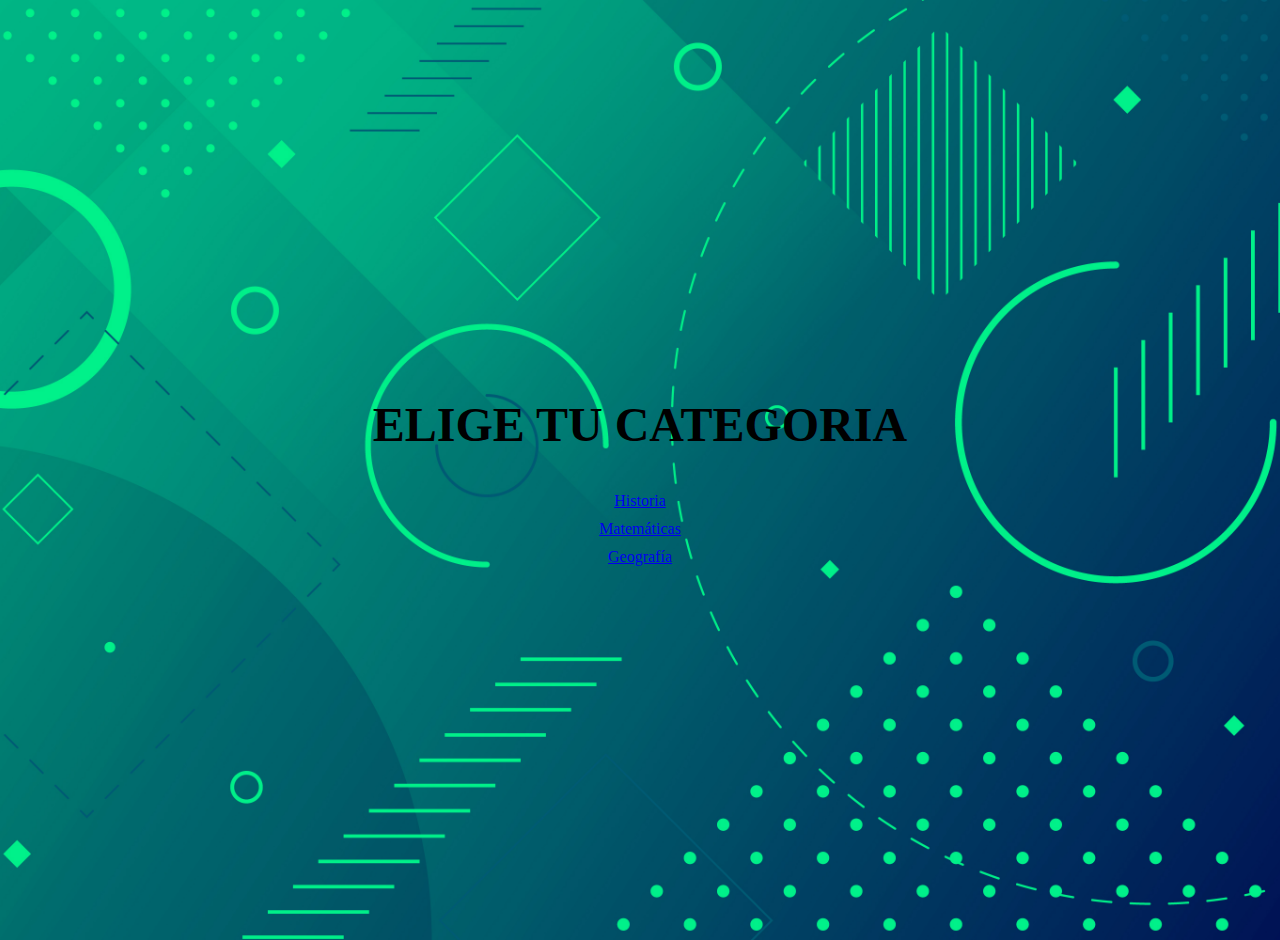
<file: Categorias.html>
<!DOCTYPE html>
<html>
<head>
  <meta charset="UTF-8">
  <title>Elige tu categoría</title>
  <link rel="stylesheet" href="css/styleCategoria.css">
  <style>
    body {
      background-image: url('img/principal.jpg');
      background-size: cover;
      background-position: center;
    }
    .container {
      display: flex;
      flex-direction: column;
      align-items: center;
      justify-content: center;
      height: 100vh;
    }
    h1 {
      text-align: center;
    }
    .categories {
      display: flex;
      flex-direction: column;
      align-items: center;
      margin-top: 20px;
    }
    button, a {
      margin-bottom: 10px;
    }
  </style>
</head>
<body>
  <div class="container">
    <h1>ELIGE TU CATEGORIA</h1>
    <div class="categories">
      <a class="history" href="Juego_historia.html">Historia</a>
      <a class="math" href="Juego_Matematica.html">Matemáticas</a>
      <a class="geography" href="Juego_principal.html">Geografía</a>
    </div>
  </div>
</body>
</html>
</file>
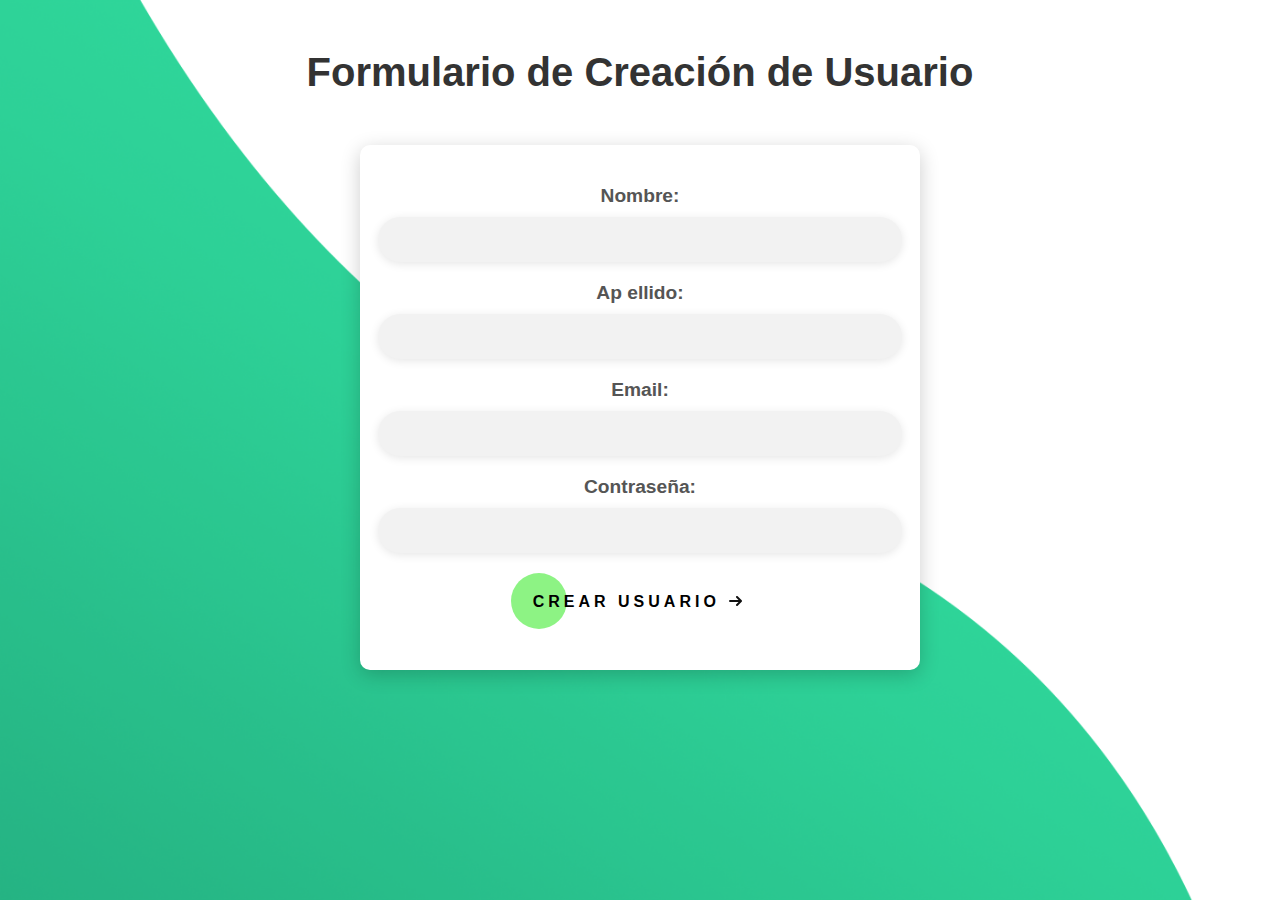
<file: Create_Account.html>
<!DOCTYPE html>
<html>
<head>
	<title>Formulario de Creación de Usuario</title>
    <link rel="stylesheet" type="text/css" href="css/styleCreateAccount.css">
    <style>
        body{
            background-image: url('img/wave.png');
            background-size: cover;
            background-position: center;
        }
              
    </style>
</head>
<body>
    
	<h1>Formulario de Creación de Usuario</h1>
	<form>
		<label for="nombre">Nombre:</label>
		<input type="text" id="nombre" name="nombre" required>

		<label for="apellido">Ap    ellido:</label>
		<input type="text" id="apellido" name="apellido" required>

		<label for="email">Email:</label>
		<input type="email" id="email" name="email" required>

		<label for="password">Contraseña:</label>
		<input type="password" id="password" name="password" required>

        <a href="index.html" class="cta">
            <span>Crear Usuario</span>
            <svg width="13px" height="10px" viewBox="0 0 13 10">
              <path d="M1,5 L11,5"></path>
              <polyline points="8 1 12 5 8 9"></polyline>
            </svg>
          </a>
	</form>
</body>
</html>
</file>
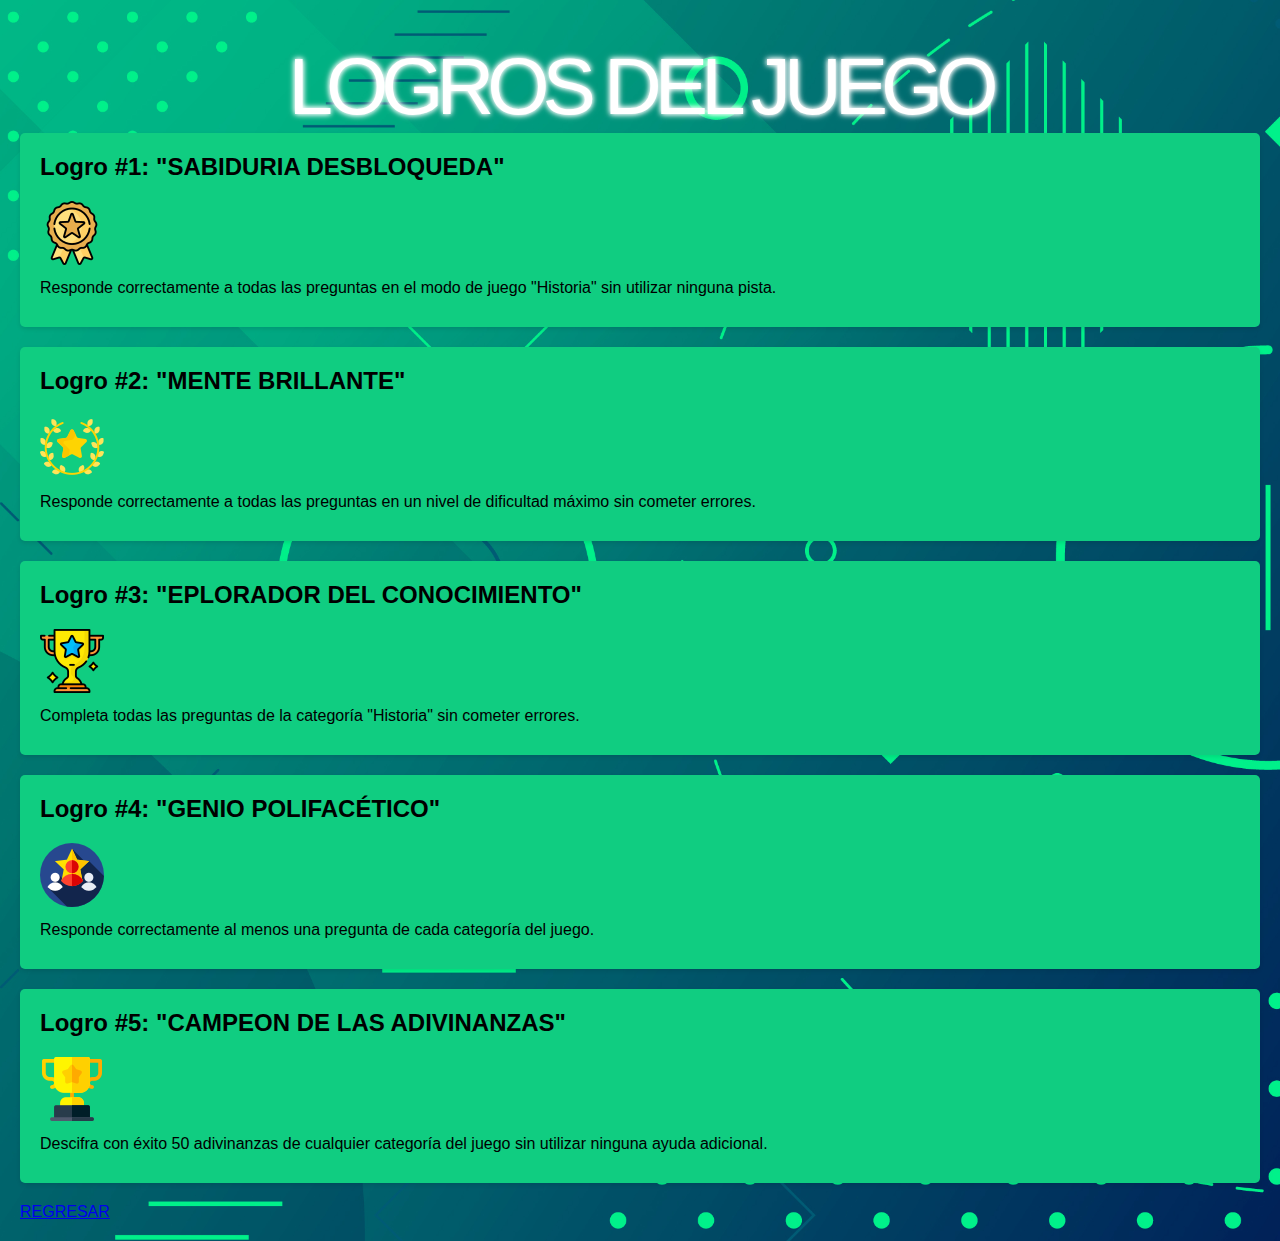
<file: logros del juego.html>
<!DOCTYPE html>
<html>
<head>
<title>LOGROS DEL JUEGO </title>
  <style>
   body{
      background-image: url('img/principal.jpg');
      background-size: cover;
      background-position: center;
  }  
  @import url(https://fonts.googleapis.com/css?family=Open+Sans);
.area{
  text-align:center;
  font-size:5em;
  color:#ffffff;
  letter-spacing: -7px;
  font-weight:100;
  text-transform:uppercase;
  animation:blur 3s ease-out infinite;
  text-shadow:0px 0px 5px #fff,
      0px 0px 7px #fff;
  font-family: Verdana, Geneva, Tahoma, sans-serif;
}
@keyframes blur{
  from{
      text-shadow:0px 0px 10px #fff,
      0px 0px 10px #fff, 
      0px 0px 25px #fff,
      0px 0px 25px #fff,
      0px 0px 25px #fff,
      0px 0px 25px #fff,
      0px 0px 25px #fff,
      0px 0px 25px #fff,
      0px 0px 50px #fff,
      0px 0px 50px #fff,
      0px 0px 50px #7B96B8,
      0px 0px 150px #7B96B8,
      0px 10px 100px #7B96B8,
      0px 10px 100px #7B96B8,
      0px 10px 100px #7B96B8,
      0px 10px 100px #7B96B8,
      0px -10px 100px #7B96B8,
      0px -10px 100px #7B96B8;}
}
    body {
      font-family: Arial, Helvetica, sans-serif;
      background-color: #fd0505;
      margin: 0;
      padding: 20px;
    }
    h1 {
      text-align: center;
    }
    .achievement {
      background-color: #10cd81;
      border-radius: 5px;
      box-shadow: 0 2px 4px rgba(0, 0, 0, 0.1);
      padding: 20px;
      margin-bottom: 20px;
    }
    .achievement h2 {
      margin-top: 0;
    }
    .achievement img {
      max-width: 100%;
      height: auto;
    }
    .achievement p {
      margin: 10px 0;
    }
</style>
<body>
<div class="container">
<h1> </h1>
<div class="area">
  LOGROS DEL JUEGO
</div> 
<!-- --------------------------------------------->
<div class="achievement">
    <h2>Logro #1: "SABIDURIA DESBLOQUEDA" </h2>
    <img src="img/insignia23.jpg" alt="Logro 1">
    <p>Responde correctamente a todas las preguntas en el modo de juego "Historia" sin utilizar ninguna pista.</p>
</div>
<!-- --------------------------------------------->
<div class="achievement">
    <h2>Logro #2: "MENTE BRILLANTE" </h2> 
    <img src="img/guirnalda.jpg" alt="Logro 2">
    <p>  Responde correctamente a todas las preguntas en un nivel de dificultad máximo sin cometer errores.</p>
</div>
<!-- --------------------------------------------->
<div class="achievement">
    <h2>Logro #3: "EPLORADOR DEL CONOCIMIENTO" </h2>
    <img src="img/maestria.jpg" alt="Logro 3">
    <p>Completa todas las preguntas de la categoría "Historia" sin cometer errores.</p>
</div>
<!-- --------------------------------------------->
<div class="achievement">
    <h2>Logro #4:  "GENIO POLIFACÉTICO"</h2>
    <img src="img/logro.jpg" alt="Logro 3">
    <p>Responde correctamente al menos una pregunta de cada categoría del juego.</p>
</div>
<!-- --------------------------------------------->
<div class="achievement">
    <h2>Logro #5:  "CAMPEON DE LAS ADIVINANZAS"</h2>
    <img src="img/trofeo.jpg" alt="Logro 3">
    <p>Descifra con éxito 50 adivinanzas de cualquier categoría del juego sin utilizar ninguna ayuda adicional.</p>
    </div>
</div>
<div class="buttons">
  <a href="principal.html" class="regresar" >REGRESAR</a>

</div>
<!-- Agrega más divs de logros según sea necesario -->
 
</body>

</html>
</file>
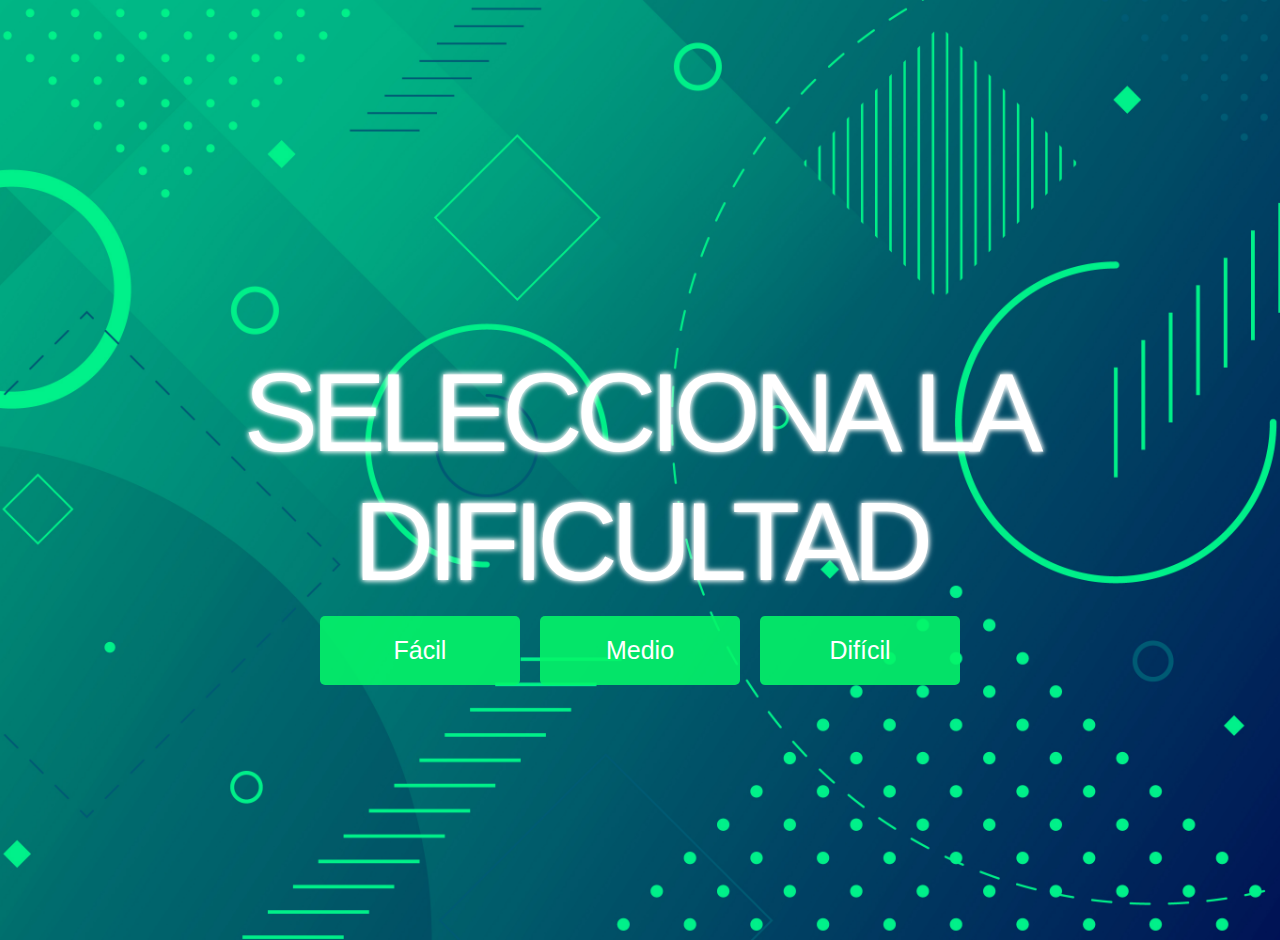
<file: niveles de dificultad.html>
<!DOCTYPE html>
<html>
<head>
  <title>NIVELES DE DIFICULTAD</title>
  <link rel="stylesheet" href="css/style1.css">
</head>
<style>
  body{
    background-image: url('img/principal.jpg');
      background-size: cover;
      background-position: center;
  } 
  @import url(https://fonts.googleapis.com/css?family=Open+Sans);

.area{
  text-align:center;
  font-size:7em;
  color:#ffffff;
  letter-spacing: -7px;
  font-weight:100;
  text-transform:uppercase;
  animation:blur 3s ease-out infinite;
  text-shadow:0px 0px 5px #fff,
      0px 0px 7px #fff;
  font-family: Verdana, Geneva, Tahoma, sans-serif;
}
@keyframes blur{
  from{
      text-shadow:0px 0px 10px #fff,
      0px 0px 10px #fff, 
      0px 0px 25px #fff,
      0px 0px 25px #fff,
      0px 0px 25px #fff,
      0px 0px 25px #fff,
      0px 0px 25px #fff,
      0px 0px 25px #fff,
      0px 0px 50px #fff,
      0px 0px 50px #fff,
      0px 0px 50px #7B96B8,
      0px 0px 150px #7B96B8,
      0px 10px 100px #7B96B8,
      0px 10px 100px #7B96B8,
      0px 10px 100px #7B96B8,
      0px 10px 100px #7B96B8,
      0px -10px 100px #7B96B8,
      0px -10px 100px #7B96B8;}
}     
</style>
<body>
  <div class="container">
    <h1> </h1>
    <div class="area">
        SELECCIONA LA DIFICULTAD
    </div>
    <div class="buttons">
      <button class="easy">Fácil</button>
      <button class="medium">Medio</button>
      <button class="hard">Difícil</button>
    </div>
  </div>
</body>
</html>
</file>
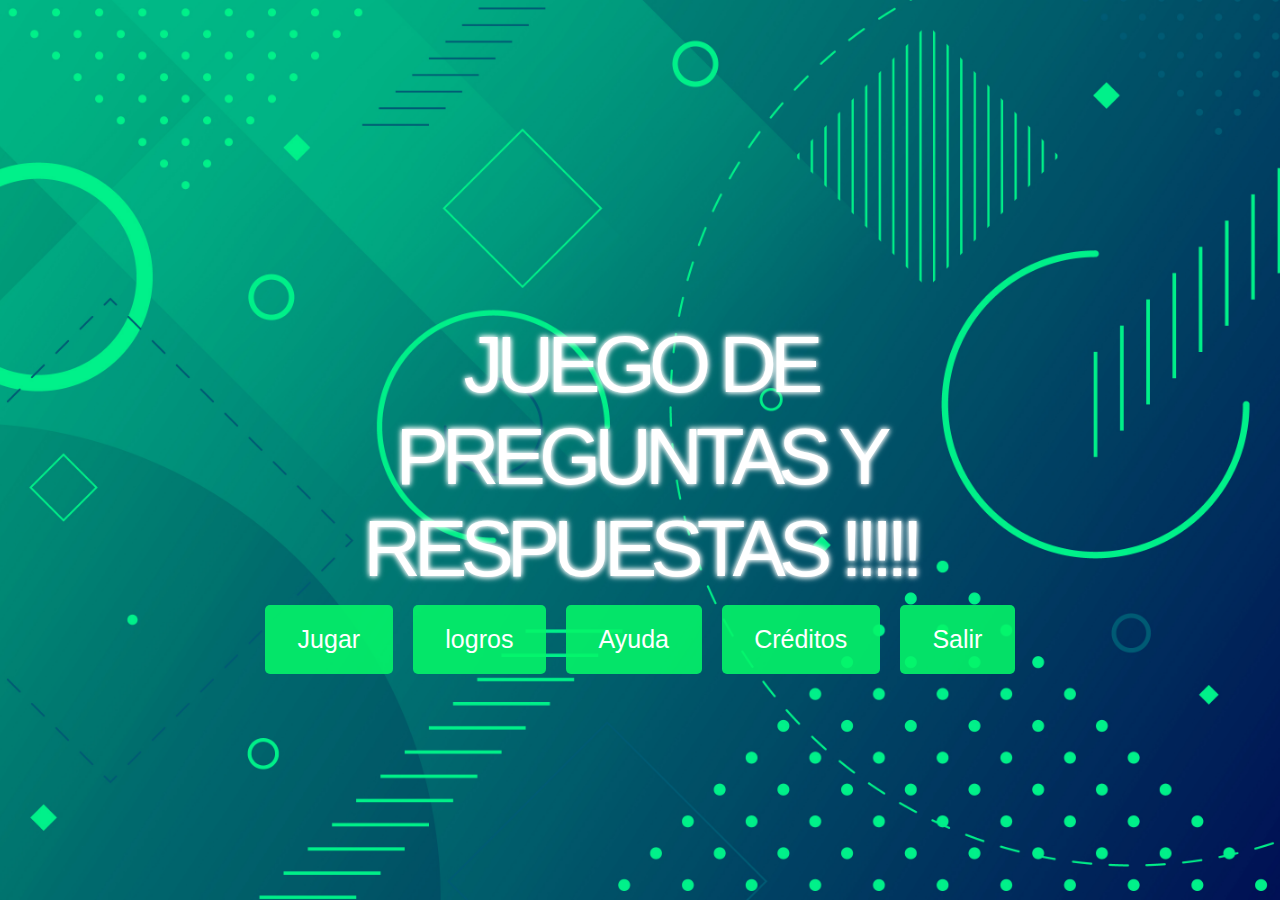
<file: principal.html>
<!DOCTYPE html>
<html>
<head>
  <meta charset="UTF-8">
  <title>Mi juego de preguntas y respuestas</title>
  <link rel="stylesheet" href="css/stylePrincipal.css">
</head>
<style>
  body{
      background-image: url('img/principal.jpg');
      background-size: cover;
      background-position: center;
  }  
  @import url(https://fonts.googleapis.com/css?family=Open+Sans);

.area{
  text-align:center;
  font-size:5em;
  color:#ffffff;
  letter-spacing: -7px;
  font-weight:100;
  text-transform:uppercase;
  animation:blur 3s ease-out infinite;
  text-shadow:0px 0px 5px #fff,
      0px 0px 7px #ffffff;
  font-family: Verdana, Geneva, Tahoma, sans-serif;
}

@keyframes blur{
  from{
      text-shadow:0px 0px 10px #fff,
      0px 0px 10px #fff, 
      0px 0px 25px #fff,
      0px 0px 25px #fff,
      0px 0px 25px #fff,
      0px 0px 25px #fff,
      0px 0px 25px #fff,
      0px 0px 25px #fff,
      0px 0px 50px #fff,
      0px 0px 50px #fff,
      0px 0px 50px #7B96B8,
      0px 0px 150px #7B96B8,
      0px 10px 100px #7B96B8,
      0px 10px 100px #7B96B8,
      0px 10px 100px #7B96B8,
      0px 10px 100px #7B96B8,
      0px -10px 100px #7B96B8,
      0px -10px 100px #7B96B8;}
}
    
</style>
<body>
  <div class="container">

    <h1>   </h1>
    <div class="area">
      JUEGO DE PREGUNTAS Y RESPUESTAS !!!!!
     </div>
    <div class="buttons">
      <a href="niveles de dificultad.html" class="play">Jugar</a>
      <a href="logros del juego.html" class="log">logros</a>
      <button class="help">Ayuda</button>
      <button class="credits">Créditos</button>
      <a href="index.html" class="in">Salir</a>
    </div>
  </div>
</body>
</html>
</file>
<file: css/styleCategoria.css>
body {
    background-color: #F5F5F5;
    margin: 0;
    padding: 0;
  }
  
  .container {
    max-width: 800px;
    margin: 0 auto;
    padding: 20px;
    text-align: center;
  }
  
  h1 {
    font-size: 48px;
    margin-bottom: 20px;
  }
  
  p {
    font-size: 24px;
    margin-bottom: 30px;
  }
  
  .categories {
    display: flex;
    justify-content: center;
    align-items: center;
  }
  
  button {
    background-color: #4CAF50;
    color: #FFFFFF;
    border: none;
    padding: 15px 30px;
    font-size: 24px;
    border-radius: 5px;
    cursor: pointer;
    margin: 10px;
    transition: all 0.3s ease-in-out;
  }
  
  button:hover {
    transform: scale(1.1);
    background-color: #3E8E41;
  }
</file>
<file: css/styleCreateAccount.css>
body {
    font-family: 'Open Sans', sans-serif;
    /*background-color: #f2f2f2;*/

}

h1 {
    text-align: center;
    color: #333;
    margin-top: 50px;
    font-weight: 600;
    font-size: 2.5em;
}

form {
    background-color: #fff;
    border-radius: 10px;
    box-shadow: 0px 5px 20px rgba(0, 0, 0, 0.2);
    padding: 40px 30px;
    margin: 50px auto;
    max-width: 500px;
    display: flex;
    flex-direction: column;
    align-items: center;
}

label {
    display: block;
    margin-bottom: 10px;
    color: #555;
    font-weight: 600;
    font-size: 1.2em;
    text-align: center;
    width: 100%;
    max-width: 400px;
}

input[type="text"], input[type="email"], input[type="password"] {
    width: 100%;
    padding: 12px;
    margin-bottom: 20px;
    border: none;
    border-radius: 30px;
    font-size: 1.1em;
    color: #333;
    background-color: #f2f2f2;
    outline: none;
    box-shadow: 0px 2px 10px rgba(0, 0, 0, 0.1);
}

input[type="text"]:focus, input[type="email"]:focus, input[type="password"]:focus {
    background-color: #fff;
    box-shadow: 0px 2px 10px rgba(0, 0, 0, 0.2);
}

input[type="submit"] {
    background-color: #ff6f61;
    color: #fff;
    border: none;
    padding: 14px 50px;
    border-radius: 30px;
    font-size: 1.1em;
    cursor: pointer;
    transition: background-color 0.3s ease-in-out;
    margin-top: 20px;
}

input[type="submit"]:hover {
    background-color: #77d392;
}


html {
    height: 100%;
  }
  
  
  a {
    text-decoration: none;
    color: inherit;
  }
  
  .cta {
    position: relative;
    margin: auto;
    padding: 19px 22px;
    transition: all 0.2s ease;
  }
  .cta:before {
    content: "";
    position: absolute;
    top: 0;
    left: 0;
    display: block;
    border-radius: 28px;
    background: rgba(28, 231, 10, 0.5);
    width: 56px;
    height: 56px;
    transition: all 0.3s ease;
  }
  .cta span {
    position: relative;
    font-size: 16px;
    line-height: 18px;
    font-weight: 900;
    letter-spacing: 0.25em;
    text-transform: uppercase;
    vertical-align: middle;
  }
  .cta svg {
    position: relative;
    top: 0;
    margin-left: 10px;
    fill: none;
    stroke-linecap: round;
    stroke-linejoin: round;
    stroke: #111;
    stroke-width: 2;
    transform: translateX(-5px);
    transition: all 0.3s ease;
  }
  .cta:hover:before {
    width: 100%;
    background: #6cdd84;
  }
  .cta:hover svg {
    transform: translateX(0);
  }
  .cta:active {
    transform: scale(0.96);
  }
</file>
<file: css/style1.css>
body {
  background-color: #ffffff;
  margin: 0;
  padding: 0;
}
  .container {
    max-width: 900px;
    margin: 0 auto;
    padding: 20px;
    text-align: center;
    display: flex;
    flex-direction: column;
    justify-content: center;
    height: 100vh;
    color:#FFFFFF; 
  }
  
  h1 {
    font-size: 80px;
    margin-bottom: 50px;
    font-family: "Segoe UI", monospace;
  }
  
  .buttons {
    display: flex;
    flex-wrap: wrap;
    justify-content: center;
    align-items: center;
  }
  
  button {
    background-color: hsla(145, 96%, 49%, 0.892);
    color: #FFFFFF;
    border: none;
    padding: 20px 30px;
    font-size: 25px;
    border-radius: 5px;
    cursor: pointer;
    margin: 10px;
    transition: all 0.3s ease-in-out;
    flex-grow: 1;
    max-width: 200px;
    font-family: 'Franklin Gothic Medium', 'Arial Narrow', Arial, sans-serif;
  }
  
  button:hover {
    transform: scale(1.1);
    background-color: #1654da;
  }
</file>
<file: css/stylePrincipal.css>
* {
    box-sizing: border-box;
  }
  body {
    background-color: #ffffff;
    margin: 0;
    padding: 0;
  }

 a {
  background-color: hsla(145, 96%, 49%, 0.892);
  color: #FFFFFF;
  border: none;
  padding: 20px 30px;
  font-size: 25px;
  border-radius: 5px;
  cursor: pointer;
  margin: 10px;
  transition: all 0.3s ease-in-out;
  flex-grow: 1;
  max-width: 200px;
  font-family: 'Franklin Gothic Medium', 'Arial Narrow', Arial, sans-serif;
  text-decoration: none;
 }

  .container {
    max-width: 800px;
    margin: 0 auto;
    padding: 15px;
    text-align: center;
    display: flex;
    flex-direction: column;
    justify-content: center;
    height: 100vh;
    color:#FFFFFF; 
  }
  
  h1 {
    font-size: 80px;
    margin-bottom: 50px;
    font-family: "Segoe UI", monospace;
  }
  
  .buttons {
    display: flex;
    flex-wrap: wrap;
    justify-content: center;
    align-items: center;
  }
  
  button {
    background-color: hsla(145, 96%, 49%, 0.892);
    color: #FFFFFF;
    border: none;
    padding: 20px 30px;
    font-size: 25px;
    border-radius: 5px;
    cursor: pointer;
    margin: 10px;
    transition: all 0.3s ease-in-out;
    flex-grow: 1;
    max-width: 200px;
    font-family: 'Franklin Gothic Medium', 'Arial Narrow', Arial, sans-serif;
  }
  
  button:hover {
    transform: scale(1.1);
    background-color: #1654da;
  }
</file>
